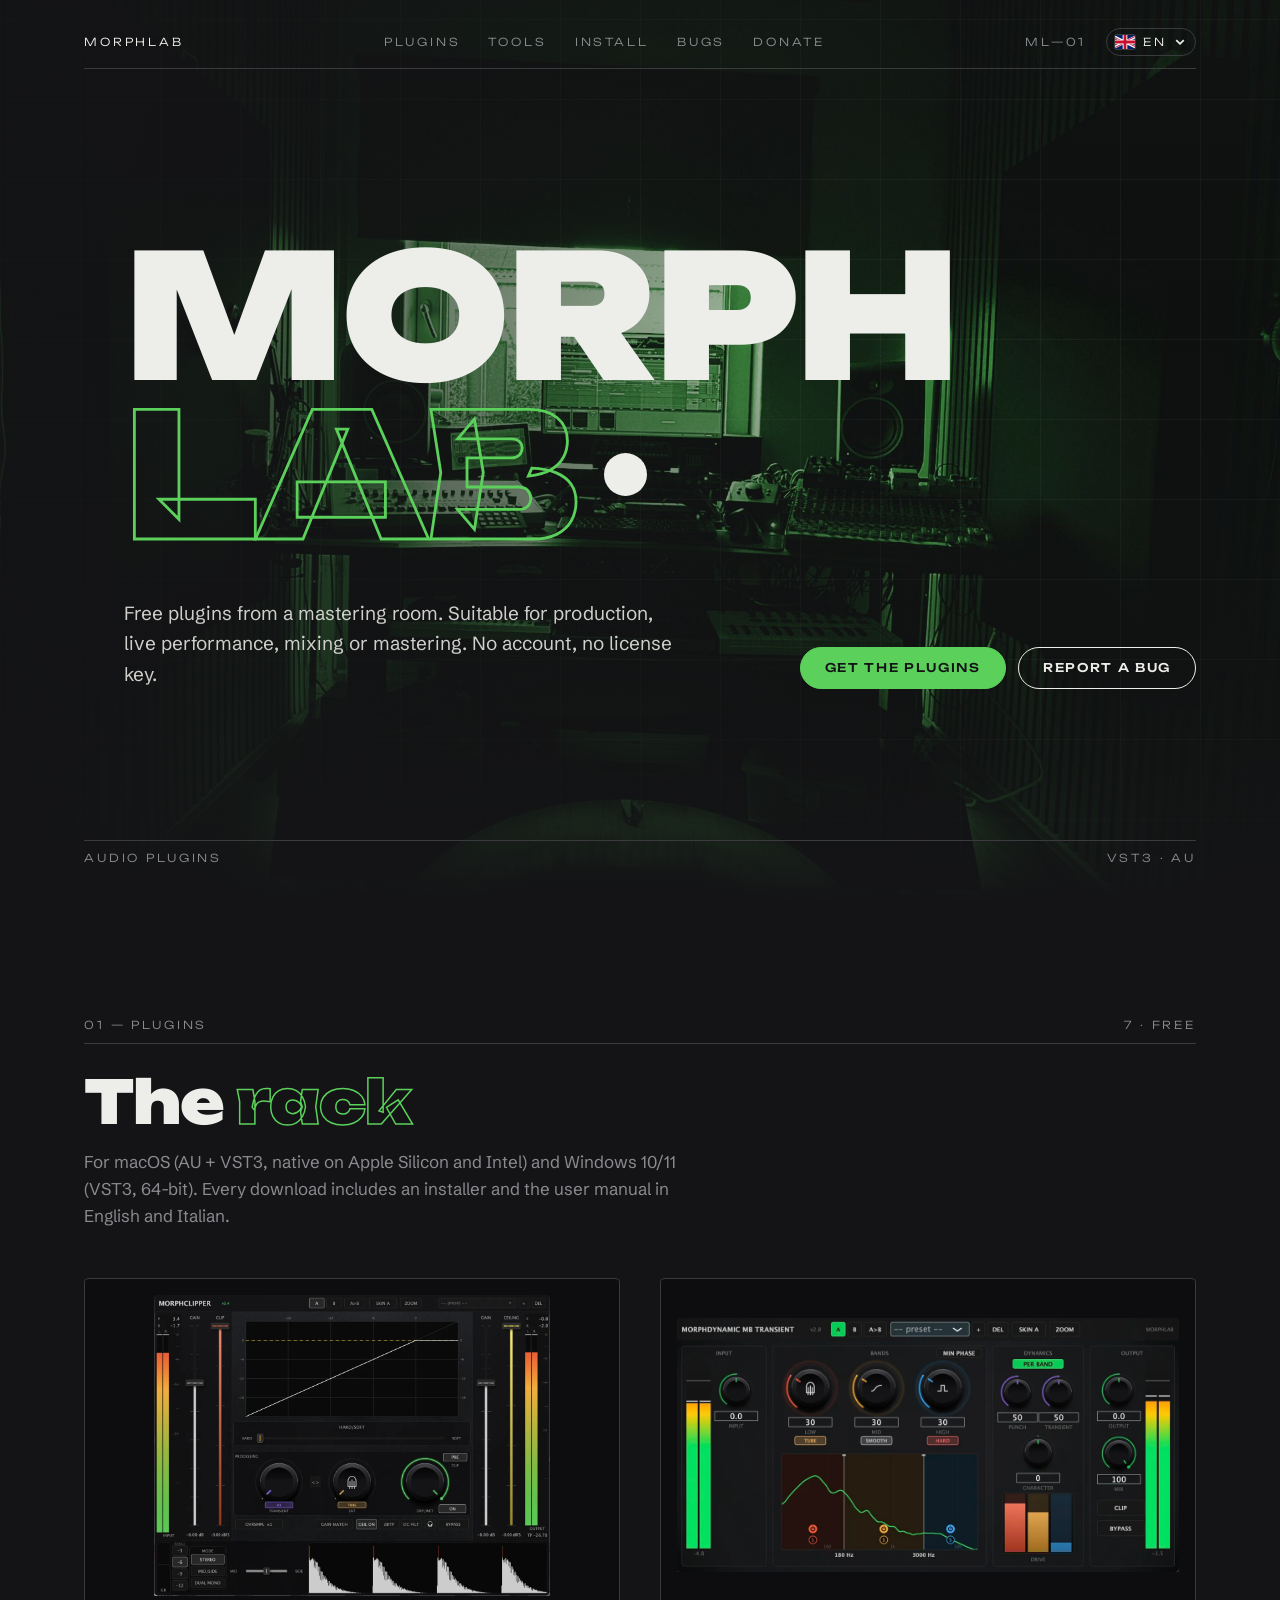
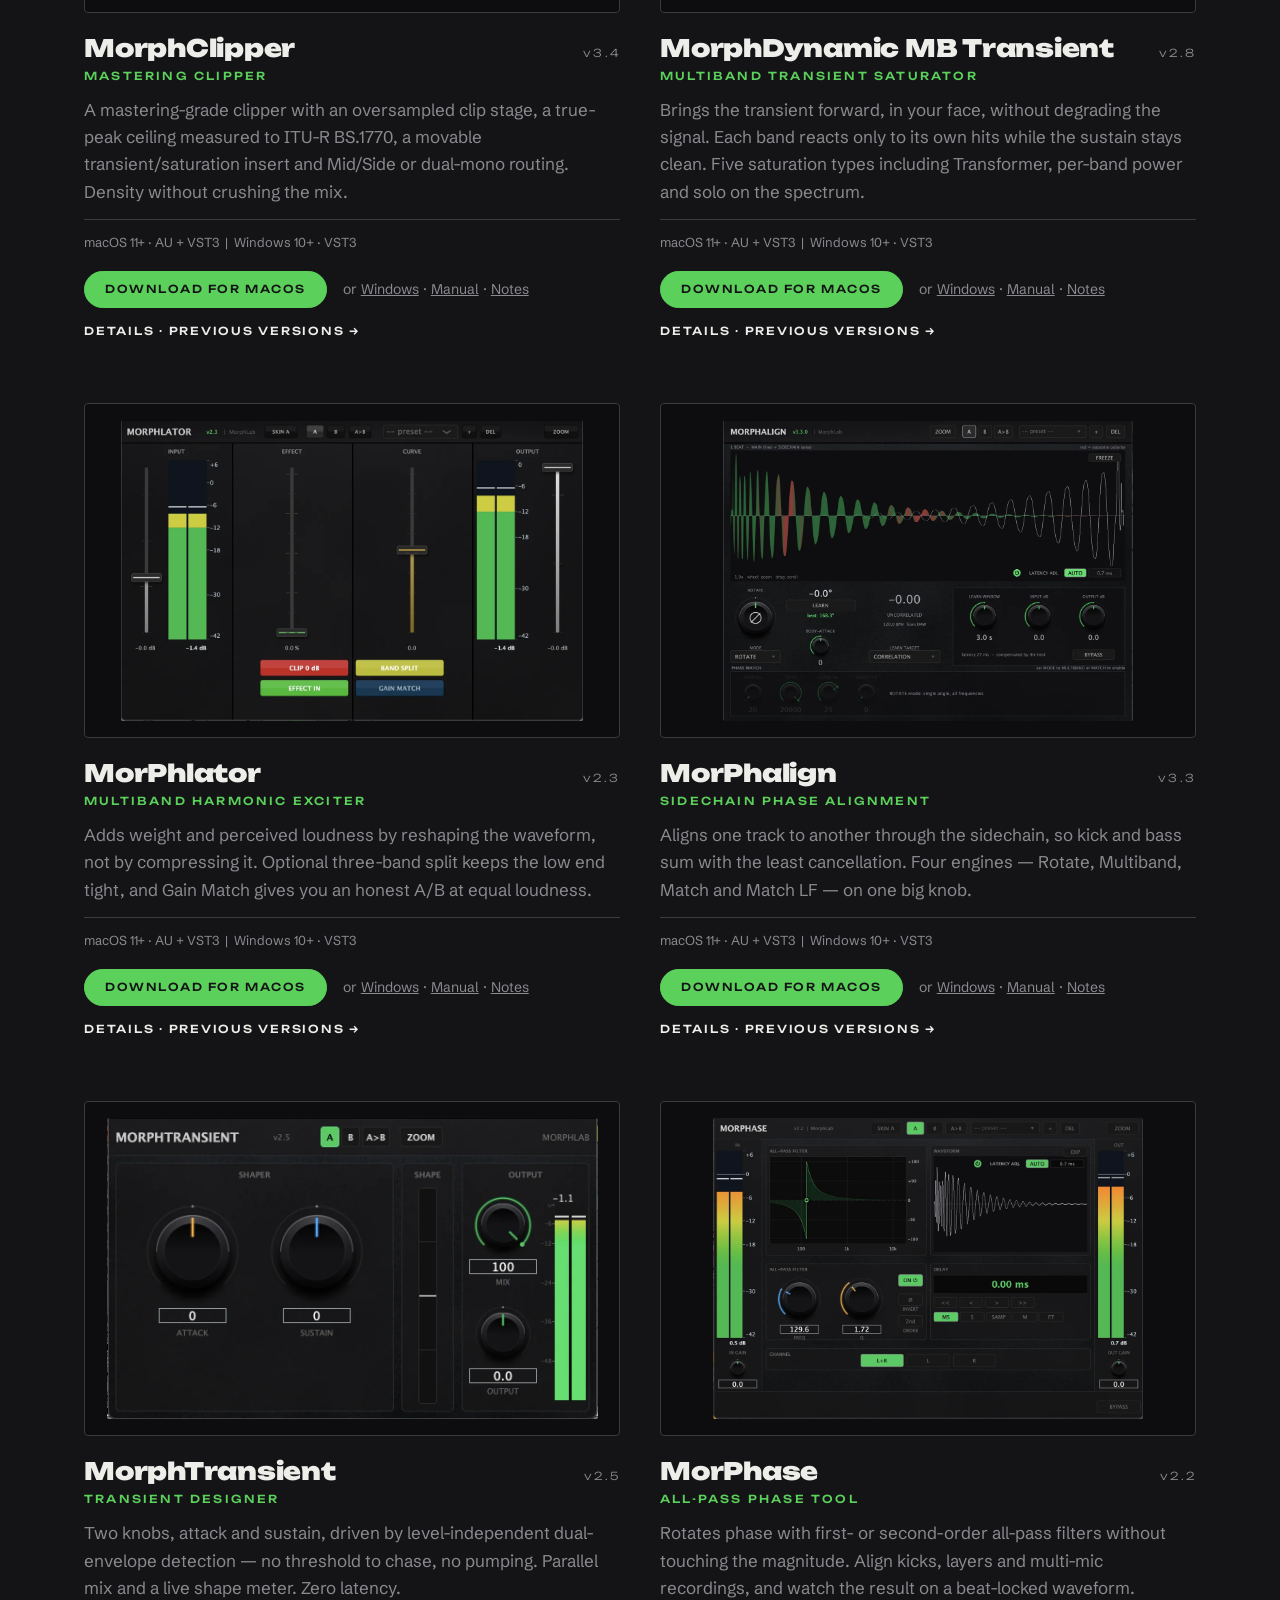
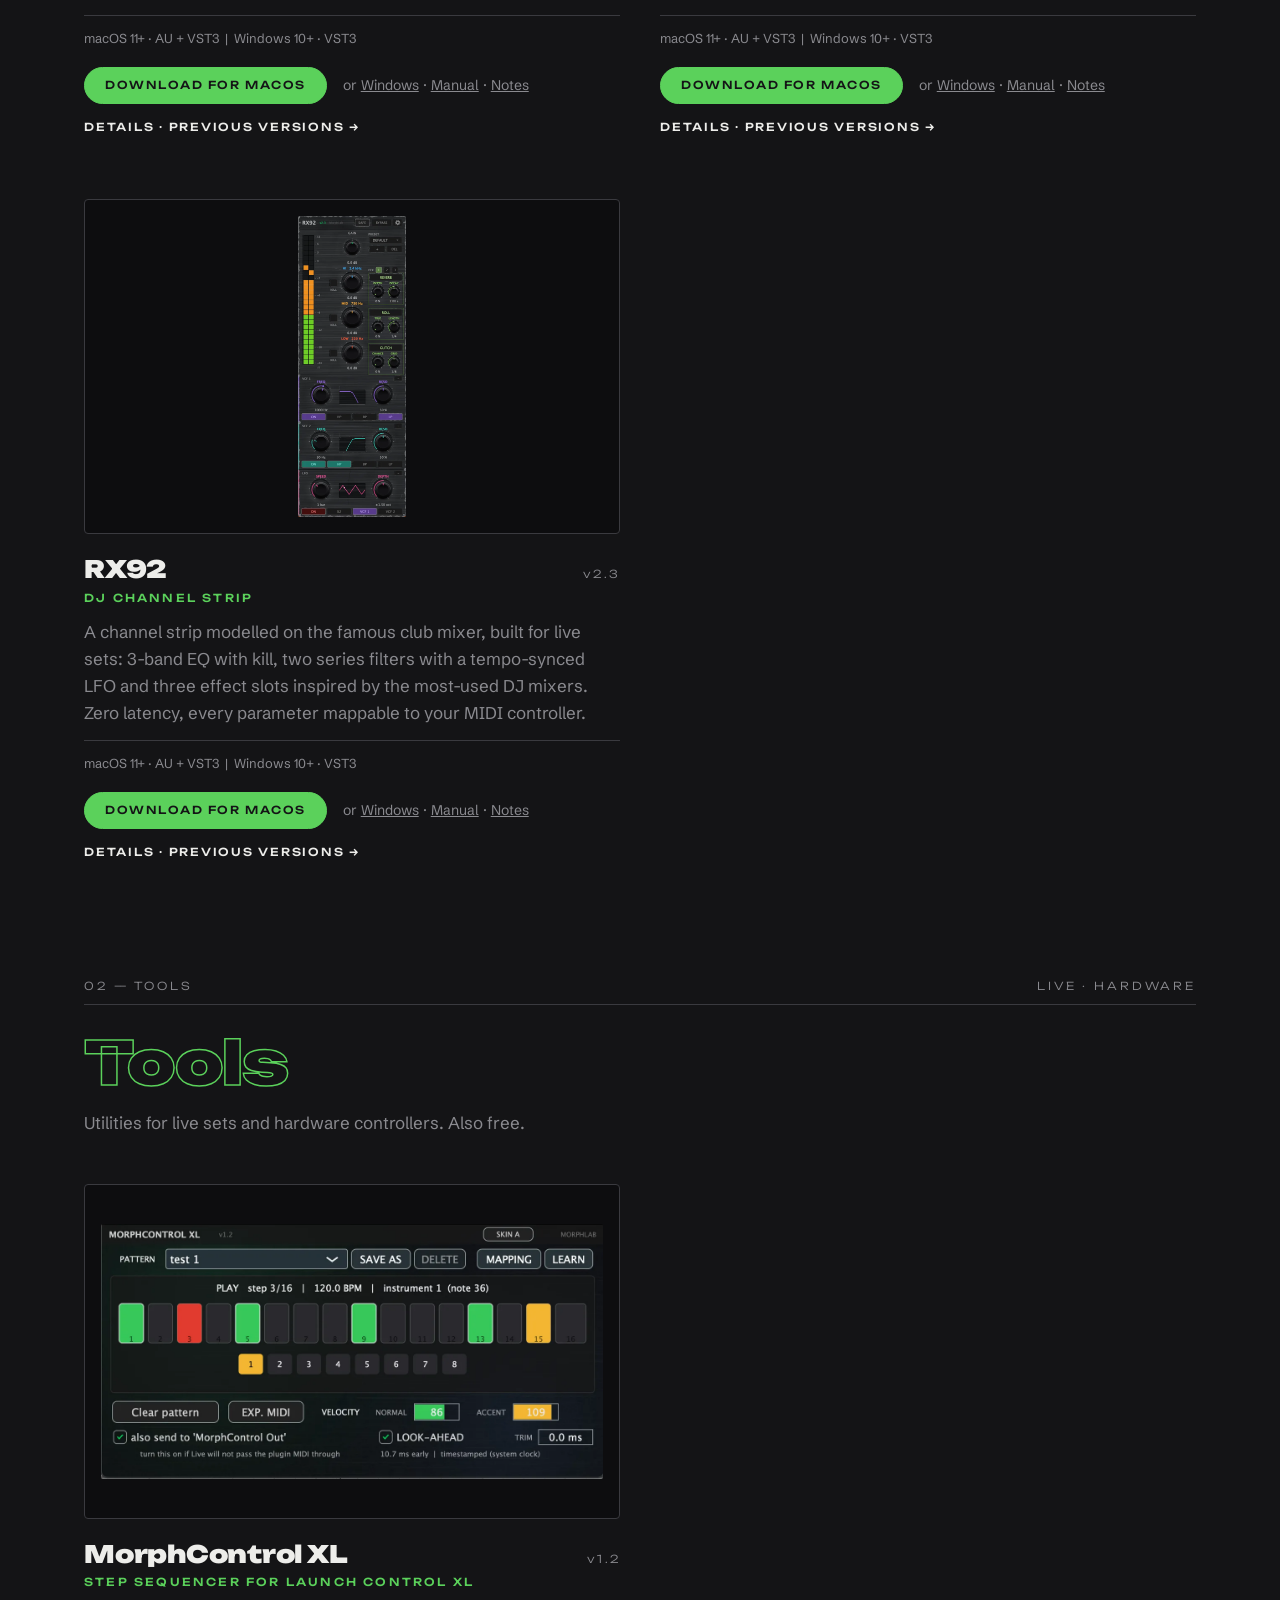
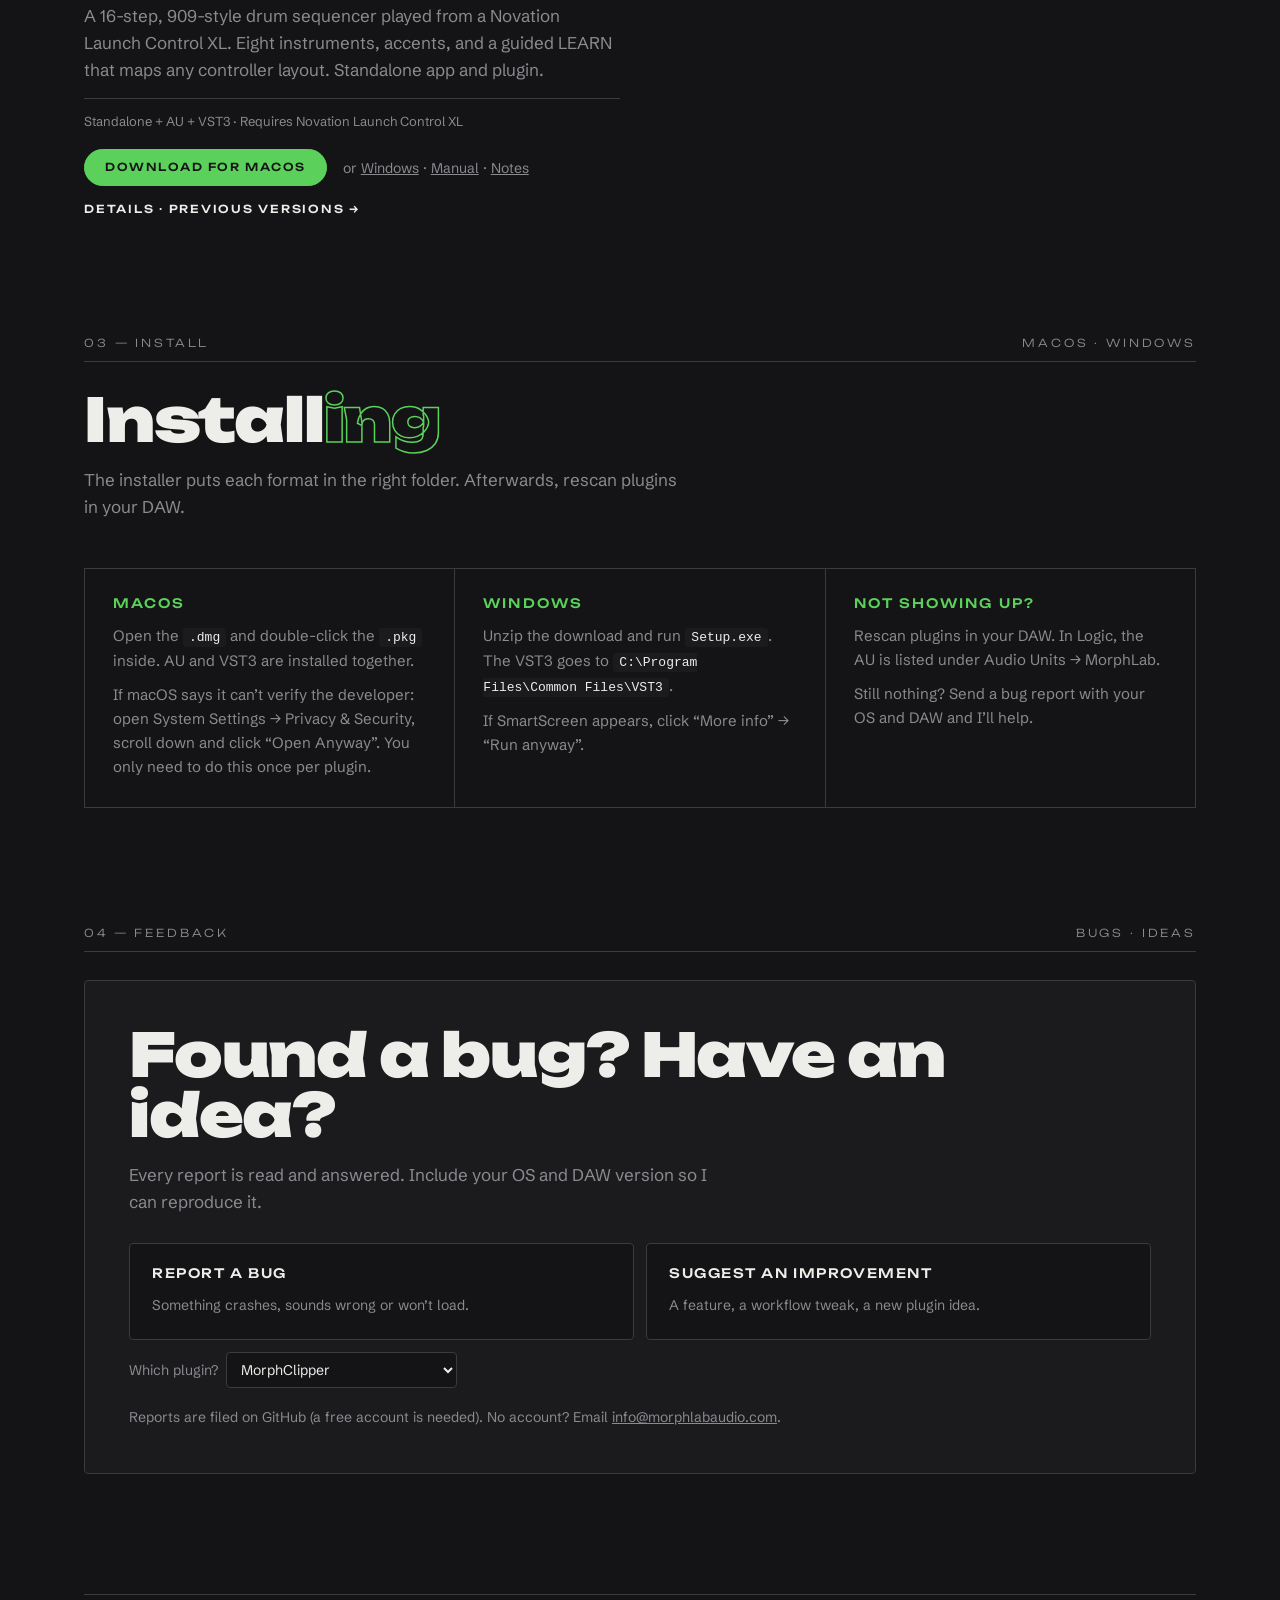
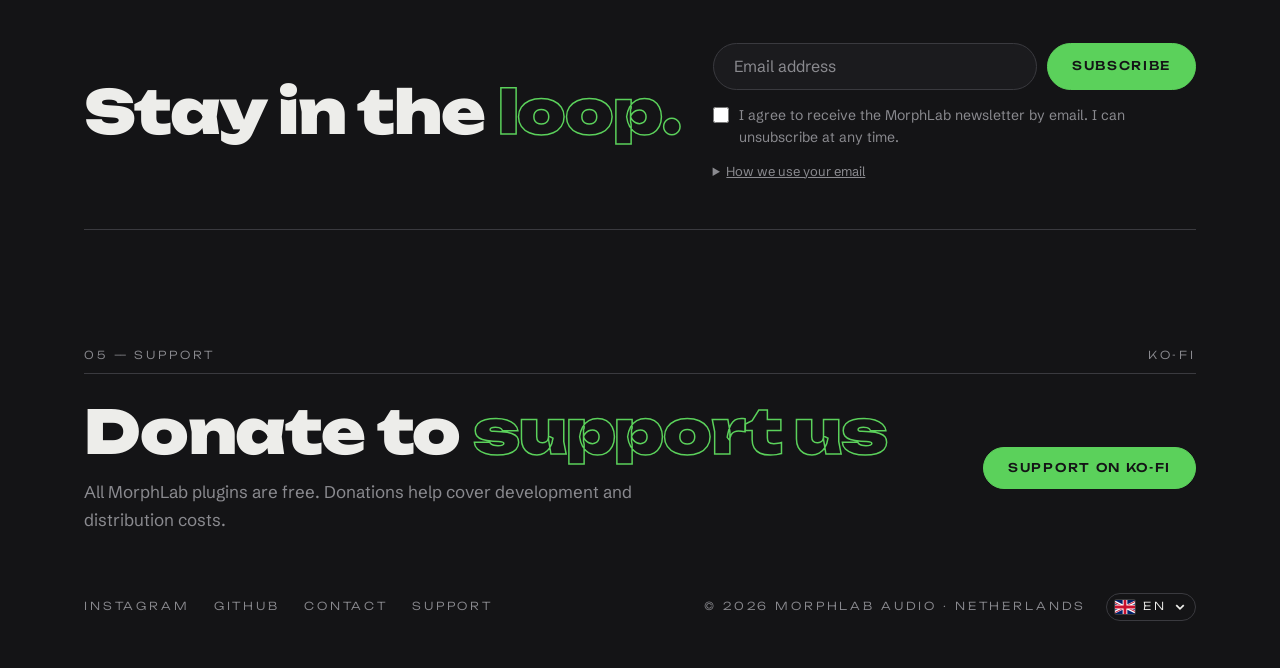
<file: index.html>
<!DOCTYPE html>
<html lang="en">
<head>
<meta charset="utf-8">
<meta name="viewport" content="width=device-width,initial-scale=1">
<title>MorphLab Audio — Free audio plugins</title>
<meta name="description" content="Seven free mixing and mastering plugins for macOS and Windows — clipper, exciter, transient designers, phase tools and a DJ channel strip. AU and VST3, no account needed.">
<meta name="theme-color" content="#141416">
<meta property="og:title" content="MorphLab Audio — Free audio plugins">
<meta property="og:description" content="Free AU and VST3 plugins for macOS and Windows, built in a mastering room.">
<meta property="og:url" content="https://morphlabaudio.com">
<meta property="og:image" content="https://morphlabaudio.com/img/morphclipper.webp">
<link rel="icon" href="data:image/svg+xml,%3Csvg xmlns='http://www.w3.org/2000/svg' viewBox='0 0 32 32'%3E%3Crect width='32' height='32' rx='6' fill='%23141416'/%3E%3Ccircle cx='16' cy='16' r='7' fill='none' stroke='%235BD15B' stroke-width='2.5'/%3E%3Ccircle cx='16' cy='16' r='2.5' fill='%23EDEDEA'/%3E%3C/svg%3E">
<link rel="preconnect" href="https://fonts.googleapis.com">
<link href="https://fonts.googleapis.com/css2?family=Unbounded:wght@300;500;900&family=Schibsted+Grotesk:wght@400;500&display=swap" rel="stylesheet">
<link rel="stylesheet" href="/assets/site.css">
</head>
<body>

<header class="hero">
  <div class="photo" role="img" aria-label="MorphLab studio"></div><div class="tint"></div><div class="fade"></div>
  <div class="wrap">
    <div class="strip label">
      <a class="brand" href="#">MorphLab</a>
      <nav><a href="#plugins" data-i18n="nav.plugins">Plugins</a><a href="#tools" data-i18n="nav.tools">Tools</a><a href="#install" data-i18n="nav.install">Install</a><a href="#feedback" data-i18n="nav.bugs">Bugs</a><a href="#support" data-i18n="nav.donate">Donate</a></nav>
      <span class="right"><span>ML—01</span><span class="lang" data-lang-picker></span></span>
    </div>
    <div>
      <h1 class="wordmark" aria-label="MorphLab">
        <div class="row">MORPH</div>
        <div class="row"><span class="lab">LAB</span><span class="dot"></span></div>
      </h1>
      <div class="pitch">
        <p data-i18n="hero.pitch">Free plugins from a mastering room. Suitable for production, live performance, mixing or mastering. No account, no license key.</p>
        <div class="actions">
          <a class="btn solid" href="#plugins" data-i18n="hero.get">Get the plugins</a>
          <a class="btn" href="#feedback" data-i18n="hero.report">Report a bug</a>
        </div>
      </div>
    </div>
    <div class="strip bottom label"><span data-i18n="hero.audio">Audio plugins</span><span>VST3 · AU</span></div>
  </div>
</header>

<div class="wrap">

<section id="plugins">
  <div class="shead label"><span data-i18n="s1.label">01 — Plugins</span><span data-i18n="s1.right">7 · Free</span></div>
  <h2 data-i18n="s1.h">The <span class="o">rack</span></h2>
  <p class="lede" data-i18n="s1.lede">For macOS (AU + VST3, native on Apple Silicon and Intel) and Windows 10/11 (VST3, 64-bit). Every download includes an installer and the user manual in English and Italian.</p>
  <div class="grid" id="grid-plugins"></div>
</section>

<section id="tools">
  <div class="shead label"><span data-i18n="s2.label">02 — Tools</span><span>Live · Hardware</span></div>
  <h2 data-i18n="s2.h"><span class="o">Tools</span></h2>
  <p class="lede" data-i18n="s2.lede">Utilities for live sets and hardware controllers. Also free.</p>
  <div class="grid" id="grid-tools"></div>
</section>
<section id="install">
  <div class="shead label"><span data-i18n="s3.label">03 — Install</span><span>macOS · Windows</span></div>
  <h2 data-i18n="s3.h">Install<span class="o">ing</span></h2>
  <p class="lede" data-i18n="s3.lede">The installer puts each format in the right folder. Afterwards, rescan plugins in your DAW.</p>
  <div class="steps">
    <div><b>macOS</b>
      <p data-i18n="s3.mac1">Open the <code>.dmg</code> and double-click the <code>.pkg</code> inside. AU and VST3 are installed together.</p>
      <p data-i18n="s3.mac2">If macOS says it can’t verify the developer: open System Settings → Privacy &amp; Security, scroll down and click “Open Anyway”. You only need to do this once per plugin.</p></div>
    <div><b>Windows</b>
      <p data-i18n="s3.win1">Unzip the download and run <code>Setup.exe</code>. The VST3 goes to <code>C:\Program Files\Common Files\VST3</code>.</p>
      <p data-i18n="s3.win2">If SmartScreen appears, click “More info” → “Run anyway”.</p></div>
    <div><b data-i18n="s3.miss">Not showing up?</b>
      <p data-i18n="s3.miss1">Rescan plugins in your DAW. In Logic, the AU is listed under Audio Units → MorphLab.</p>
      <p data-i18n="s3.miss2">Still nothing? Send a bug report with your OS and DAW and I’ll help.</p></div>
  </div>
</section>

<section id="feedback">
  <div class="shead label"><span data-i18n="s4.label">04 — Feedback</span><span data-i18n="s4.right">Bugs · Ideas</span></div>
  <div class="panel">
    <h2 data-i18n="s4.h">Found a bug? Have an idea?</h2>
    <p class="lede" data-i18n="s4.lede">Every report is read and answered. Include your OS and DAW version so I can reproduce it.</p>
    <div class="fb" id="fb"></div>
    <p class="note" data-i18n="s4.note">Reports are filed on GitHub (a free account is needed). No account? Email <a href="mailto:info@morphlabaudio.com">info@morphlabaudio.com</a>.</p>
  </div>
</section>

<section id="news">
  <div class="news">
    <h2 data-i18n="news.h">Stay in the <span class="o">loop.</span></h2>
    <form class="sub" id="subscribe" method="post" target="_blank" novalidate>
      <div class="sub-row">
        <input type="email" name="email_address" required autocomplete="email" placeholder="Email address" data-i18n-ph="news.ph" aria-label="Email">
        <button class="btn solid" type="submit" data-i18n="news.sub">Subscribe</button>
      </div>
      <input type="text" class="hp" tabindex="-1" autocomplete="off" aria-hidden="true">
      <input type="hidden" name="fields[language]" value="en">
      <label class="sub-ok"><input type="checkbox" required><span data-i18n="news.consent">I agree to receive the MorphLab newsletter by email. I can unsubscribe at any time.</span></label>
      <p class="sub-msg" role="status" aria-live="polite"></p>
      <details class="sub-note"><summary data-i18n="news.privacyTitle">How we use your email</summary><p data-i18n="news.privacy">MorphLab Audio (Netherlands, <a href="mailto:info@morphlabaudio.com">info@morphlabaudio.com</a>) uses your email address only to send you this newsletter. It is never sold or shared, and it is kept until you unsubscribe. Addresses are stored with Google Forms and with our newsletter service, Kit; both may keep data in the USA. Every newsletter has an unsubscribe link. To see, correct or delete your data, write to info@morphlabaudio.com. You can also file a complaint with the Dutch data protection authority (Autoriteit Persoonsgegevens).</p></details>
    </form>
  </div>
</section>

<section id="support">
  <div class="shead label"><span data-i18n="s5.label">05 — Support</span><span>Ko-fi</span></div>
  <div class="support">
    <div>
      <h2 data-i18n="s5.h">Donate to <span class="o">support us</span></h2>
      <p class="lede" data-i18n="s5.lede">All MorphLab plugins are free. Donations help cover development and distribution costs.</p>
    </div>
    <a class="btn solid kofi" href="https://ko-fi.com/morphlabaudio" target="_blank" rel="noopener" data-i18n="kofi.btn">Support on Ko-fi</a>
  </div>
</section>

<footer class="label">
  <div><a href="https://www.instagram.com/morpheus_909" target="_blank" rel="noopener">Instagram</a><a href="https://github.com/morphlabaudio" target="_blank" rel="noopener">GitHub</a><a href="mailto:info@morphlabaudio.com" data-i18n="foot.contact">Contact</a><a href="https://ko-fi.com/morphlabaudio" target="_blank" rel="noopener" data-i18n="foot.support">Support</a></div>
  <div class="foot-r"><span>© <span id="yr"></span> MorphLab Audio · <span data-i18n="foot.country">Netherlands</span></span><span class="lang up" data-lang-picker></span></div>
</footer>

</div>
<script src="/assets/site.js"></script>
</body>
</html>
</file>
<file: assets/site.css>
:root{
  --bg:#141416; --bg2:#1B1B1E; --ink:#EDEDEA; --mute:#8A8A8F; --line:#3A3A3F; --green:#5BD15B; --shot:#0D0D0F;
  --disp:"Unbounded",system-ui,sans-serif; --body:"Schibsted Grotesk",system-ui,sans-serif;
}
*{box-sizing:border-box;margin:0;padding:0}
html{scroll-behavior:smooth;background:var(--bg)}
body{background:var(--bg);color:var(--ink);font:400 17px/1.6 var(--body);-webkit-font-smoothing:antialiased}
a{color:inherit}
::selection{background:var(--green);color:var(--bg)}
:focus-visible{outline:2px solid var(--green);outline-offset:3px}
.wrap{max-width:1160px;margin:0 auto;padding:0 24px}
.label{font:300 11px/1 var(--disp);letter-spacing:.26em;text-transform:uppercase;color:var(--mute)}

/* ---------- HERO ---------- */
.hero{position:relative;min-height:100svh;display:flex;flex-direction:column;overflow:hidden;isolation:isolate}
.hero .photo{position:absolute;inset:0;z-index:-3;background:#0E120E url(/img/hero.jpg) center/cover no-repeat;}
.hero .tint{display:none}
.hero .photo{background-position:62% 40%}
.hero .fade{position:absolute;inset:0;z-index:-1;
  background:
    linear-gradient(180deg,rgba(20,20,22,.4) 0%,rgba(20,20,22,.05) 35%,rgba(20,20,22,.45) 78%,var(--bg) 100%),
    linear-gradient(90deg,rgba(20,20,22,.8) 0%,rgba(20,20,22,.4) 45%,rgba(20,20,22,0) 80%),
    repeating-linear-gradient(90deg,rgba(237,237,234,.05) 0 1px,transparent 1px 80px),
    repeating-linear-gradient(0deg,rgba(237,237,234,.05) 0 1px,transparent 1px 80px)}
.hero .wrap{width:100%;flex:1;display:flex;flex-direction:column;justify-content:space-between;padding-top:28px;padding-bottom:36px}
.strip{display:flex;justify-content:space-between;align-items:center;gap:16px;border-bottom:1px solid var(--line);padding-bottom:12px}
.strip.bottom{border-bottom:0;border-top:1px solid var(--line);padding:12px 0 0}
.strip nav{display:flex;gap:28px}
.strip nav a{text-decoration:none}
.strip nav a:hover{color:var(--green)}
.strip .brand{color:var(--ink);text-decoration:none}
.wordmark{font:900 clamp(64px,13.5vw,176px)/.92 var(--disp);letter-spacing:-.02em;padding-left:clamp(0px,3.5vw,40px);margin:56px 0 0}
.wordmark .row{display:flex;align-items:center;gap:clamp(12px,2.2vw,26px)}
.wordmark .lab{color:transparent;-webkit-text-stroke:clamp(1.5px,.22vw,3px) var(--green)}
.wordmark .dot{width:clamp(20px,3.4vw,46px);height:clamp(20px,3.4vw,46px);border-radius:50%;background:var(--ink);flex:none}
.pitch{display:flex;justify-content:space-between;align-items:flex-end;gap:32px;flex-wrap:wrap;margin:44px 0 40px;padding-left:clamp(0px,3.5vw,40px)}
.pitch p{max-width:46ch;font-size:19px;color:#CFCFCB}
.actions{display:flex;gap:12px;flex-wrap:wrap}
.btn{display:inline-block;padding:14px 24px;border-radius:999px;font:500 12px/1 var(--disp);letter-spacing:.14em;text-transform:uppercase;text-decoration:none;border:1.5px solid var(--ink);color:var(--ink);background:none;cursor:pointer;white-space:nowrap;transition:background .15s,color .15s,border-color .15s}
.btn.solid{background:var(--green);border-color:var(--green);color:var(--bg)}
.btn:hover{background:var(--ink);border-color:var(--ink);color:var(--bg)}

/* ---------- SECTIONS ---------- */
section{padding:120px 0 0}
.shead{display:flex;justify-content:space-between;align-items:baseline;border-bottom:1px solid var(--line);padding-bottom:12px;margin-bottom:28px}
h2{font:900 clamp(34px,5vw,60px)/1 var(--disp);letter-spacing:-.02em;margin-bottom:16px}
h2 .o{color:transparent;-webkit-text-stroke:1.5px var(--green)}
.lede{color:var(--mute);max-width:60ch;margin-bottom:48px}

.grid{display:grid;grid-template-columns:repeat(2,1fr);gap:64px 40px}
.card{display:flex;flex-direction:column}
.shot{background:var(--shot);border:1px solid var(--line);border-radius:4px;aspect-ratio:16/10;display:flex;align-items:center;justify-content:center;overflow:hidden;padding:16px;transition:border-color .2s}
.card:hover .shot{border-color:var(--green)}
.shot img{max-width:100%;max-height:100%;object-fit:contain;display:block;border-radius:2px}
.shot{cursor:zoom-in}

/* full-size screenshot viewer: the page stays visible, blurred, behind the plugin */
.lb{position:fixed;inset:0;z-index:100;display:flex;align-items:center;justify-content:center;padding:56px 24px 24px;overflow:auto;
  background:rgba(20,20,22,.45);-webkit-backdrop-filter:blur(14px);backdrop-filter:blur(14px);opacity:0;transition:opacity .25s;cursor:zoom-out}
.lb.on{opacity:1}
.lb img{display:block;width:0;height:auto;border-radius:4px;
  filter:drop-shadow(0 30px 60px rgba(0,0,0,.6));transform:scale(.97);transition:transform .3s cubic-bezier(.2,.8,.2,1)}
.lb.on img{transform:none}
.lb.native{display:block;padding:56px 24px 24px}
.lb.native img{margin:0 auto}
.lb-close{position:fixed;top:14px;right:16px;z-index:101;width:40px;height:40px;border-radius:50%;border:1.5px solid var(--ink);background:rgba(20,20,22,.6);color:var(--ink);font:300 22px/1 var(--disp);cursor:pointer}
.lb-close:hover{border-color:var(--green);color:var(--green)}
.card .head{display:flex;align-items:baseline;justify-content:space-between;gap:12px;margin-top:22px}
.card h3{font:900 24px/1.1 var(--disp);letter-spacing:-.01em}
.ver{font:300 11px/1 var(--disp);letter-spacing:.2em;color:var(--mute)}
.tag{font:500 11px/1 var(--disp);letter-spacing:.2em;text-transform:uppercase;color:var(--green);margin-top:10px}
.card p{color:var(--mute);margin-top:14px;max-width:54ch;flex:1}
.formats{font-size:13px;color:var(--mute);margin-top:14px;padding-top:12px;border-top:1px solid var(--line)}
.dl{display:flex;align-items:center;gap:16px;flex-wrap:wrap;margin-top:18px}
.dl .btn{padding:12px 20px;font-size:11px}
.alt{font-size:14px;color:var(--mute)}
.alt a{color:var(--mute)}
.alt a:hover{color:var(--green)}

.steps{display:grid;grid-template-columns:repeat(3,1fr);gap:1px;background:var(--line);border:1px solid var(--line)}
.steps>div{background:var(--bg);padding:28px}
.steps b{display:block;font:500 13px/1 var(--disp);letter-spacing:.16em;text-transform:uppercase;margin-bottom:14px;color:var(--green)}
.steps p{color:var(--mute);font-size:15px}
.steps p+p{margin-top:10px}
.steps code{font-size:13px;background:var(--bg2);color:var(--ink);padding:2px 6px;border-radius:3px}

.panel{background:var(--bg2);border:1px solid var(--line);border-radius:4px;padding:44px}
.panel .lede{margin-bottom:28px}
.fb{display:grid;grid-template-columns:1fr 1fr;gap:12px}
.fb a{display:block;padding:22px;border:1px solid var(--line);border-radius:4px;text-decoration:none;background:var(--bg)}
.fb a:hover{border-color:var(--green)}
.fb b{display:block;font:500 13px/1.2 var(--disp);letter-spacing:.12em;text-transform:uppercase;margin-bottom:8px}
.fb span{font-size:14px;color:var(--mute)}
.fb label{grid-column:1/-1;font-size:14px;color:var(--mute)}
.fb select{margin-left:8px;padding:7px 10px;border-radius:4px;border:1px solid var(--line);background:var(--bg);color:var(--ink);font:inherit}
.note{font-size:14px;color:var(--mute);margin-top:18px}
.note a:hover{color:var(--green)}

.news{display:flex;justify-content:space-between;align-items:center;gap:32px;flex-wrap:wrap;border-top:1px solid var(--line);border-bottom:1px solid var(--line);padding:48px 0}
.news h2{margin:0;max-width:14ch}
.sub{flex:1;max-width:540px}
.sub-row{display:flex;gap:10px}
.sub input[type=email]{flex:1;min-width:0;padding:13px 20px;border-radius:999px;border:1.5px solid var(--line);background:var(--bg2);color:var(--ink);font:400 16px/1.2 var(--body);outline:none;transition:border-color .15s}
.sub input[type=email]:focus{border-color:var(--green)}
.sub input::placeholder{color:var(--mute)}
.sub .btn:disabled{opacity:.5;cursor:wait}
.hp{position:absolute;left:-9999px;width:1px;height:1px;opacity:0}
.sub-msg{font-size:14px;margin-top:12px;color:var(--green)}
.sub-msg:empty{display:none}
.sub-msg.err{color:var(--ink)}
.sub-ok{display:flex;gap:10px;align-items:flex-start;font-size:14px;color:var(--mute);margin-top:14px;cursor:pointer}
.sub-ok input{accent-color:var(--green);width:16px;height:16px;margin-top:3px;flex:none}
.sub-note{font-size:13px;color:var(--mute);margin-top:12px}
.sub-note summary{cursor:pointer;text-decoration:underline;width:max-content}
.sub-note summary:hover{color:var(--green)}
.sub-note p{margin-top:8px;max-width:60ch}

.support{display:flex;justify-content:space-between;align-items:center;gap:32px;flex-wrap:wrap}
.support .lede{margin:0}

/* thank-you popup after the first download */
.tip{position:fixed;inset:0;z-index:100;display:flex;align-items:center;justify-content:center;padding:24px;
  background:rgba(20,20,22,.45);-webkit-backdrop-filter:blur(14px);backdrop-filter:blur(14px);opacity:0;transition:opacity .25s}
.tip.on{opacity:1}
.tip .box{position:relative;max-width:460px;width:100%;background:var(--bg2);border:1px solid var(--line);border-radius:4px;padding:40px 32px 32px;
  transform:translateY(8px);transition:transform .3s cubic-bezier(.2,.8,.2,1)}
.tip.on .box{transform:none}
.tip h3{font:900 26px/1.1 var(--disp);letter-spacing:-.01em;margin:14px 0 14px}
.tip h3 .o{color:transparent;-webkit-text-stroke:1.2px var(--green)}
.tip p{color:var(--mute);margin-bottom:26px}
.tip .actions{align-items:center}
.tip .later{background:none;border:0;color:var(--mute);font:inherit;font-size:14px;cursor:pointer;text-decoration:underline;padding:8px}
.tip .later:hover{color:var(--green)}
.tip .lb-close{position:absolute;top:12px;right:12px;width:34px;height:34px;font-size:19px}

/* language picker: flags are inline SVG because Windows renders flag emoji as plain letters */
.strip .right{display:flex;align-items:center;gap:20px}
.lang{position:relative;display:inline-block}
.lang-btn{display:flex;align-items:center;gap:8px;background:none;border:1px solid var(--line);border-radius:999px;padding:6px 10px 6px 8px;color:var(--ink);font:inherit;letter-spacing:inherit;text-transform:inherit;cursor:pointer;transition:border-color .15s}
.lang-btn:hover,.lang.open .lang-btn{border-color:var(--green)}
.lang-btn .chev{width:10px;height:10px;fill:none;stroke:currentColor;stroke-width:1.4;transition:transform .15s}
.lang.open .chev{transform:rotate(180deg)}
.flag{width:20px;height:14px;border-radius:2px;flex:none;display:block;box-shadow:0 0 0 1px rgba(237,237,234,.18)}
.lang-menu{position:absolute;right:0;top:calc(100% + 8px);z-index:50;min-width:180px;list-style:none;background:var(--bg2);border:1px solid var(--line);border-radius:4px;padding:6px;
  box-shadow:0 18px 40px rgba(0,0,0,.5);opacity:0;visibility:hidden;transform:translateY(-4px);transition:opacity .15s,transform .15s,visibility .15s}
.lang.up .lang-menu{top:auto;bottom:calc(100% + 8px);transform:translateY(4px)}
.lang.open .lang-menu{opacity:1;visibility:visible;transform:none}
.lang-menu button{display:flex;align-items:center;gap:12px;width:100%;background:none;border:0;border-radius:3px;padding:10px;color:var(--ink);font:inherit;letter-spacing:inherit;text-transform:inherit;cursor:pointer;text-align:left}
.lang-menu button:hover{background:var(--bg)}
.lang-menu button[aria-selected="true"]{color:var(--green)}
.foot-r{display:flex;align-items:center;gap:20px;flex-wrap:wrap}

footer{display:flex;justify-content:space-between;align-items:center;flex-wrap:wrap;gap:16px;padding:60px 0 48px;line-height:1.6}
footer div:first-child{display:flex;flex-wrap:wrap;gap:12px 24px}
footer a{text-decoration:none}
footer a:hover{color:var(--green)}

.card h3 a{text-decoration:none}
.card h3 a:hover{color:var(--green)}
.more{align-self:flex-start;margin-top:16px;font:500 11px/1.4 var(--disp);letter-spacing:.16em;text-transform:uppercase;text-decoration:none;color:var(--ink)}
.more:hover{color:var(--green)}

/* ---------- PLUGIN PAGE ---------- */
.strip.top{padding-top:28px}
.back{display:inline-block;margin-top:40px;text-decoration:none}
.back:hover{color:var(--green)}
.pg-top{padding-top:28px}
.pg-grid{display:grid;grid-template-columns:1.3fr 1fr;gap:48px;align-items:start}
/* tall plugins (RX92): screenshot at its real pixel size, the text stays in view while the page scrolls */
.pg-grid.tall{grid-template-columns:auto 1fr;gap:56px}
.full-shot{background:var(--shot);border:1px solid var(--line);border-radius:4px;padding:24px}
.full-shot img{display:block;width:384px;max-width:100%;height:auto;border-radius:2px}
.pg-grid.tall .pg-info{position:sticky;top:32px}
.pg-h{font:900 clamp(40px,5.5vw,68px)/1 var(--disp);letter-spacing:-.02em}
.latest{display:flex;align-items:center;gap:14px;flex-wrap:wrap;margin-top:20px}
.pill{font:500 11px/1 var(--disp);letter-spacing:.2em;text-transform:uppercase;padding:7px 12px;border-radius:999px;background:var(--green);color:var(--bg)}
.pg-info>p{color:var(--mute);margin-top:18px;max-width:54ch}
.pg-info .pg-fb{font-size:14px;margin-top:22px}
.pg-fb a{color:var(--mute)}
.pg-fb a:hover{color:var(--green)}
/* what's new in the current version */
.changes{padding-top:120px}
.chg-list{list-style:none;border-top:1px solid var(--line);max-width:80ch}
.chg-list li{position:relative;padding:16px 0 16px 26px;border-bottom:1px solid var(--line);color:var(--ink)}
.chg-list li::before{content:"";position:absolute;left:0;top:25px;width:10px;height:2px;background:var(--green)}
/* the archive is grey on purpose: green belongs to the latest version only */
.older{padding-top:160px}
.older-box{border:1px dashed var(--line);border-radius:4px;padding:40px;background:var(--bg2)}
.older h2{color:var(--mute)}
.older h2 .o{-webkit-text-stroke-color:var(--mute)}
.older .lede{margin-bottom:28px}
.old-list{list-style:none;border-top:1px solid var(--line)}
.old-row{display:flex;justify-content:space-between;align-items:center;gap:16px;flex-wrap:wrap;padding:18px 0;border-bottom:1px solid var(--line)}
.old-v{display:flex;align-items:center;gap:14px;flex-wrap:wrap}
.old-v b{font:500 20px/1 var(--disp)}
.old-badge{font:500 10px/1 var(--disp);letter-spacing:.2em;text-transform:uppercase;padding:6px 10px;border-radius:999px;border:1px solid var(--mute);color:var(--mute)}
.old-d{font-size:14px;color:var(--mute)}
.old-dl{display:flex;align-items:center;gap:10px;flex-wrap:wrap}
.old-dl .btn{padding:10px 16px;font-size:10px;border-color:var(--line);color:var(--mute)}
.old-dl .btn:hover{border-color:var(--ink);color:var(--bg)}
.old-dl a:not(.btn){font-size:14px;color:var(--mute);margin-left:6px}
.old-dl a:not(.btn):hover{color:var(--green)}
.old-none{color:var(--mute)}

@media (max-width:860px){
  .pg-grid,.pg-grid.tall{grid-template-columns:1fr;gap:28px}
  .pg-grid.tall .pg-info{position:static}
  .full-shot{padding:12px}
  .full-shot img{margin:0 auto}
  .older{padding-top:110px}
  .older-box{padding:24px}
  .strip nav{display:none}
  .grid{grid-template-columns:1fr;gap:56px}
  .steps{grid-template-columns:1fr}
  .fb{grid-template-columns:1fr}
  .panel{padding:24px}
  section{padding-top:88px}
  .pitch p{font-size:17px}
  .hero .fade{background-color:rgba(20,20,22,.32)}
  .wordmark .lab{-webkit-text-stroke-width:2px}
}
@media (max-width:480px){.btn{white-space:normal;text-align:center;line-height:1.3}.sub-row{flex-direction:column}}
@media (prefers-reduced-motion:reduce){html{scroll-behavior:auto}*{transition:none!important}}
</file>
